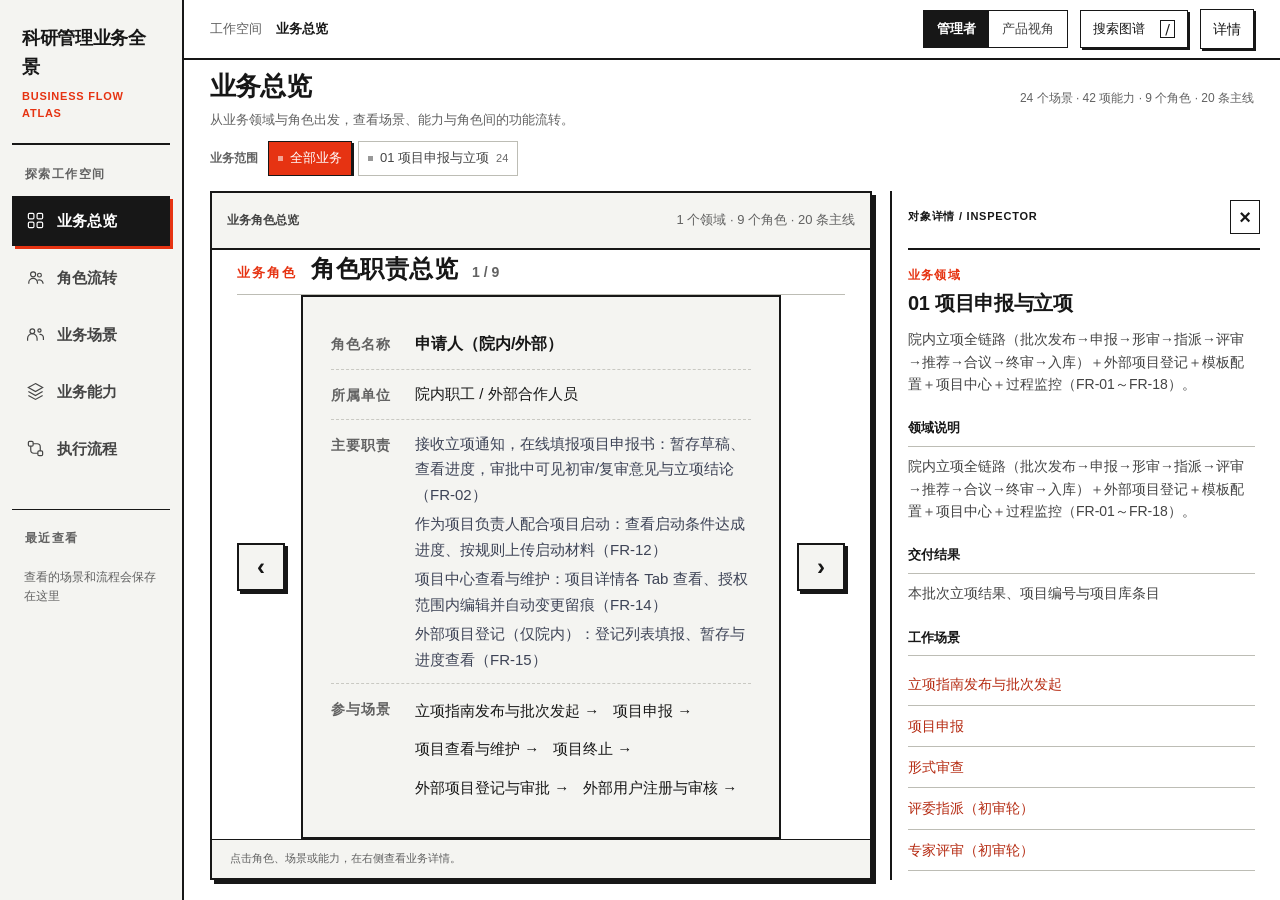
<file: index.html>
<!doctype html>
<html lang="zh-CN"><head><meta charset="utf-8"><meta name="viewport" content="width=device-width, initial-scale=1"><title>科研管理业务全景 · 业务流转图谱</title><link rel="stylesheet" href="./styles.css"><link rel="stylesheet" href="./workbench.css"></head>
<body><div class="app"><aside class="sidebar"><div class="brand">科研管理业务全景<small>BUSINESS FLOW ATLAS</small></div><div class="nav-section-label">探索工作空间</div><nav aria-label="主导航"><a class="navlink" data-nav="overview" href="#overview" aria-label="业务总览"><svg viewBox="0 0 24 24" aria-hidden="true"><rect x="3" y="3" width="7" height="7" rx="1.5"/><rect x="14" y="3" width="7" height="7" rx="1.5"/><rect x="3" y="14" width="7" height="7" rx="1.5"/><rect x="14" y="14" width="7" height="7" rx="1.5"/></svg><b>业务总览</b></a><a class="navlink" data-nav="roles" href="#roles" aria-label="角色流转"><svg viewBox="0 0 24 24" aria-hidden="true"><circle cx="9" cy="8" r="3.2"/><path d="M3.5 20v-1.5a5.5 5.5 0 0 1 11 0V20"/><circle cx="17" cy="9" r="2.4"/><path d="M14.5 15.5a4.8 4.8 0 0 1 7 3.5V20"/></svg><b>角色流转</b></a><a class="navlink" data-nav="scenarios" href="#scenarios" aria-label="业务场景"><svg viewBox="0 0 24 24" aria-hidden="true"><circle cx="8" cy="8" r="3"/><circle cx="17" cy="7" r="2"/><path d="M2 20v-3a6 6 0 0 1 12 0v3m3-8a4 4 0 0 1 5 4v3"/></svg><b>业务场景</b></a><a class="navlink" data-nav="capabilities" href="#capabilities" aria-label="业务能力"><svg viewBox="0 0 24 24" aria-hidden="true"><path d="m12 2 9 5-9 5-9-5 9-5zm-9 10 9 5 9-5M3 17l9 5 9-5"/></svg><b>业务能力</b></a><a class="navlink" data-nav="flows" href="#flows" aria-label="执行流程"><svg viewBox="0 0 24 24" aria-hidden="true"><rect x="3" y="3" width="6" height="6" rx="1.5"/><rect x="15" y="15" width="6" height="6" rx="1.5"/><path d="M9 6h5a4 4 0 0 1 4 4v5M6 9v5a4 4 0 0 0 4 4h5"/></svg><b>执行流程</b></a></nav><div id="recent-nav" class="recent-nav"></div></aside><main class="workspace"><header class="topbar"><div class="breadcrumb">工作空间 <strong id="crumb">业务总览</strong></div><div class="top-actions"><div class="view-switch" aria-label="阅读视角"><button id="manager" data-mode="manager">管理者</button><button id="product" data-mode="product">产品视角</button></div><button class="search-trigger" id="search-open" aria-label="搜索全部对象"><span>搜索图谱</span><kbd>/</kbd></button><button class="iconbtn" id="toggle-inspector" aria-label="切换详情面板">详情</button></div></header><section class="pagehead"><div><h1 id="title"></h1><p id="subtitle"></p></div><div class="headcount" id="headcount"></div></section><div id="scopebar" class="scopebar" aria-label="业务领域筛选"></div><div class="content" id="content"><section class="board" aria-label="业务全景工作区"><div id="toolbar" class="toolbar"></div><div id="canvas" class="board-body"></div><footer class="board-footer" id="footer"></footer></section><aside class="inspector" aria-label="选中对象详情"><div class="inspect-head"><span>对象详情 / INSPECTOR</span><button id="close-inspector" aria-label="关闭详情">×</button></div><div class="inspect-body" id="inspector" aria-live="polite"></div></aside></div></main></div>
<script src="./data.js"></script>
<script src="./scripts/prd_fields.js"></script>
<script src="./app.js"></script>
<!-- 评审标注工具：URL 加 ?annot=1 开启（并记住本浏览器），?annot=0 关闭；正常打开完全不受影响 -->
<script src="./scripts/annotate.js"></script>
<script>
(function () {
  try {
    var m = location.search.match(/[?&]annot=(\d)/)
    if (m) localStorage.setItem('zgci.annot.enabled', m[1] === '1' ? '1' : '0')
    if (localStorage.getItem('zgci.annot.enabled') === '1' && window.__zgciAnnot) {
      window.__zgciAnnot.init()
      window.__zgci = { exportAnnots: window.__zgciAnnot.exportAll, clearAnnots: window.__zgciAnnot.clearAll }
    }
  } catch (e) { /* localStorage 不可用时静默跳过 */ }
})()
</script>
</body></html>
</file>
<file: styles.css>
:root{--nav:#111d32;--ink:#1e293e;--muted:#738096;--line:#e5eaf1;--bg:#f3f5f9;--accent:#5260d8;--cyan:#148b96;--soft:#eef0ff}*{box-sizing:border-box}body{margin:0;color:var(--ink);font:15px/1.6 Inter,-apple-system,BlinkMacSystemFont,"Segoe UI","PingFang SC","Microsoft YaHei",sans-serif;background:var(--bg)}button,input,select{font:inherit}button{cursor:pointer;color:inherit}button,a,input,select{outline-offset:4px}button:focus-visible,a:focus-visible{outline:2px solid var(--accent)}button{border:0;background:none}a{color:var(--accent)}.app{height:100vh;height:100dvh;display:grid;grid-template-columns:190px minmax(0,1fr);overflow:hidden}.sidebar{background:var(--nav);color:#a9b5ca;padding:29px 15px 20px;display:flex;flex-direction:column}.brand{color:white;font-size:19px;font-weight:700;letter-spacing:.03em;padding:0 12px 30px}.brand small{display:block;font-size:11px;letter-spacing:.19em;color:#7f90ac;font-weight:500;margin-top:5px}.navlink{display:flex;gap:13px;align-items:center;width:100%;padding:13px 15px;color:inherit;text-decoration:none;border-radius:6px;margin-bottom:7px;font-weight:550}.navlink span{font-size:14px;font-family:monospace;opacity:.6}.navlink.active{background:#273553;color:white;box-shadow:inset 3px 0 #8890ff}.sidebar-foot{margin-top:auto;font-size:13px;line-height:1.9;padding:14px 12px;border-top:1px solid #2b374c}.online{display:inline-block;width:6px;height:6px;background:#6fc6bc;border-radius:50%;margin-right:7px}.workspace{min-width:0;min-height:0;overflow:hidden;display:grid;grid-template-rows:72px 82px minmax(0,1fr)}.topbar{display:flex;align-items:center;justify-content:space-between;padding:0 30px;background:white;border-bottom:1px solid var(--line);gap:15px}.breadcrumb{color:var(--muted);font-size:14px}.breadcrumb strong{font-weight:600;color:var(--ink);margin-left:10px}.view-switch{display:flex;background:#f0f2f7;padding:4px;border-radius:7px;gap:3px}.view-switch button{padding:7px 17px;border-radius:5px;font-size:14px}.view-switch .active{background:white;color:var(--accent);box-shadow:0 1px 5px #20304c15;font-weight:650}.top-actions{display:flex;align-items:center;gap:14px}.iconbtn{border:1px solid var(--line);background:white;border-radius:5px;padding:6px 10px;font-size:14px}.pagehead{display:flex;padding:18px 30px 12px;align-items:center;justify-content:space-between;gap:20px}.pagehead h1{font-size:23px;letter-spacing:-.5px;margin:0;font-weight:650}.pagehead p{color:var(--muted);font-size:14px;margin:2px 0 0}.headcount{color:var(--muted);font-size:13px;white-space:nowrap}.content{display:grid;grid-template-columns:minmax(0,1fr) var(--insp-w,370px);gap:18px;padding:8px 22px 22px 30px;min-height:0}.content.closed{grid-template-columns:minmax(0,1fr)}.content.closed .inspector{display:none}.board{background:white;border:1px solid var(--line);border-radius:9px;overflow:hidden;display:flex;flex-direction:column;min-height:0;min-width:0;box-shadow:0 3px 15px #16254103}.toolbar{padding:13px 18px;border-bottom:1px solid var(--line);display:flex;gap:12px;align-items:center;flex-wrap:wrap;min-height:57px}.toolbar select{max-width:100%;min-width:210px;border:1px solid #dce1eb;background:white;border-radius:5px;padding:7px 30px 7px 10px;color:var(--ink);font-size:14px}.toolbar label{color:var(--muted);font-size:13px}.tool-note{font-size:13px;color:var(--muted);margin-left:auto}.board-body{flex:1;min-height:0;overflow:auto;position:relative}.board-footer{border-top:1px solid var(--line);padding:10px 18px;display:flex;gap:20px;color:var(--muted);font-size:12px;align-items:center;min-height:39px}.legend{display:inline-flex;gap:7px;align-items:center}.legend i{width:13px;height:3px;background:var(--accent)}.legend .cyan{background:var(--cyan)}.legend .dashed{background:none;border-top:1px dashed #95a2b5}.inspector{position:relative;border-left:1px solid #dfe5ee;padding-left:18px;min-height:0;display:flex;flex-direction:column}.inspect-head{display:flex;align-items:center;justify-content:space-between;font-size:12px;color:var(--muted);letter-spacing:.07em;padding:9px 0 14px}.inspect-body{overflow:auto;min-height:0;padding-right:5px}.inspect-body h2{font-size:20px;line-height:1.45;overflow-wrap:anywhere;margin:4px 0 10px;letter-spacing:-.3px}.inspect-body h3{font-size:13px;color:var(--muted);font-weight:600;margin:23px 0 8px}.inspect-body p{font-size:14px;white-space:pre-wrap;overflow-wrap:anywhere;margin:0 0 10px}.inspect-body .code{font:13px/1.6 ui-monospace,SFMono-Regular,monospace;color:#52607b;overflow-wrap:anywhere}.eyebrow{font-size:12px;text-transform:uppercase;letter-spacing:.1em;color:var(--accent)}.smalltag{font-size:12px;background:#e9edf4;color:#64718a;border-radius:3px;padding:3px 6px;display:inline-block;margin:3px 4px 3px 0}.relation{display:block;text-align:left;width:100%;border-bottom:1px solid var(--line);padding:9px 0;font-size:14px;overflow-wrap:anywhere;color:var(--accent)}.relation small{display:block;color:var(--muted);font-size:12px}.fields{width:100%;border-collapse:collapse}.fields td{vertical-align:top;font-size:13px;padding:7px 4px;border-bottom:1px solid var(--line);overflow-wrap:anywhere}.fields td:first-child{font-family:monospace;width:47%;color:var(--cyan)}details{border-top:1px solid var(--line);padding:11px 0}summary{font-size:13px;cursor:pointer;color:#64718a}details p{margin-top:10px!important}.portfolio{padding:0 25px}.portfolio-header,.domain-row{display:grid;grid-template-columns:46px 1.1fr 1.5fr 1.1fr;gap:20px;align-items:start}.portfolio-header{color:var(--muted);font-size:12px;padding:16px 0;border-bottom:1px solid var(--line)}.domain-row{padding:23px 0;border-bottom:1px solid var(--line)}.domain-number{color:#bac3d3;font-size:24px;font-weight:350}.domain-title{font-size:17px;font-weight:650;margin-bottom:5px}.domain-summary{font-size:13px;color:var(--muted);line-height:1.75}.scenario-item{display:flex;width:100%;text-align:left;align-items:center;justify-content:space-between;padding:5px 0;font-size:14px}.scenario-item:hover{color:var(--accent)}.outcome{font-size:14px;color:#52607b;border-left:2px solid #d7ddf9;padding-left:12px;margin-top:6px}.introline{padding:17px 20px;background:#fafbfe;border-bottom:1px solid var(--line);font-size:14px;color:#52607b}.introline strong{color:var(--ink)}.matrix{width:100%;border-collapse:collapse;text-align:left}.matrix th{position:sticky;top:0;z-index:2;background:#fafbfe;font-size:12px;color:var(--muted);font-weight:500;border-bottom:1px solid var(--line);padding:13px 16px}.matrix td{padding:14px 16px;border-bottom:1px solid #edf0f6;vertical-align:top;font-size:14px}.matrix td:first-child{min-width:200px}.matrix tr:hover td{background:#f9faff}.matrix .celltitle{font-weight:600;display:block;text-align:left;padding:0;line-height:1.6}.matrix .sub{color:var(--muted);font-size:12px;margin-top:5px}.matrix .technical{font:12px/1.6 ui-monospace,monospace;color:var(--cyan);display:block;overflow-wrap:anywhere;text-align:left;padding:2px 0}.scenario-dot{width:26px;height:26px;border-radius:5px;background:#eef0ff;color:var(--accent);font-size:13px}.scenario-dot.empty{background:#f6f7fa;color:#c4cad4}.graph-wrap{height:100%;min-height:340px;overflow:hidden;background-color:#fcfdff;background-image:radial-gradient(#dfe4ef .6px,transparent .6px);background-size:18px 18px;position:relative;touch-action:none}.graph{width:100%;height:100%;display:block;cursor:grab;user-select:none}.graph:active{cursor:grabbing}.graph-tools{position:absolute;bottom:16px;left:16px;display:flex;background:white;border:1px solid var(--line);box-shadow:0 2px 8px #1e293e0a;border-radius:6px;z-index:3}.graph-tools button{padding:7px 12px;border-right:1px solid var(--line);font-size:14px}.graph-tools button:last-child{border:0}.graph-node{cursor:pointer;transition:opacity .13s}.graph-node rect{fill:white;stroke:#dce2ed;stroke-width:1}.graph-node .accentbar{fill:var(--accent);stroke:none}.graph-node.data .accentbar{fill:var(--cyan)}.graph-node text{fill:var(--ink);font-size:18px;font-weight:550;pointer-events:none}.graph-node .node-meta{font-size:14px;font-weight:400;fill:var(--muted)}.graph-node.data .node-title{font-size:18px;font-family:ui-monospace,monospace;fill:#17747e}.graph-node.selected rect,.graph-node:hover rect,.graph-node:focus rect{stroke:var(--accent);stroke-width:1.7}.graph-node.dim{opacity:.7}.graph-edge{fill:none;stroke:#b4bfd4;stroke-width:1.2;transition:opacity .13s}.graph-edge.write{stroke:var(--cyan)}.graph-edge.related{stroke-dasharray:5 4}.graph-edge.dim{opacity:.12}.graph-edge.hot{stroke-width:2;stroke:var(--accent)}.column-label{font-size:15px;fill:var(--muted);letter-spacing:1px}.searchbox{display:flex;align-items:center;gap:10px;padding:17px 20px;border-bottom:1px solid var(--line)}.searchbox input{width:100%;border:0;background:#f5f7fb;border-radius:5px;padding:12px;outline-color:var(--accent)}.search-result{display:block;text-align:left;width:100%;padding:16px 22px;border-bottom:1px solid var(--line)}.search-result strong{font-size:15px}.search-result small{display:block;font-size:13px;color:var(--muted);margin-top:4px}.empty-state{padding:40px;color:var(--muted);font-size:14px}.mobile-inspect{display:none}.selected-row td{background:#f0f2fe!important}@media(min-width:1650px){.content{grid-template-columns:minmax(0,1fr) var(--insp-w,410px)}.sidebar{padding-top:32px}.app{grid-template-columns:205px minmax(0,1fr)}}@media(max-width:1150px){.app{grid-template-columns:150px minmax(0,1fr)}.sidebar{padding:24px 8px}.brand{font-size:17px}.content{grid-template-columns:minmax(0,1fr) var(--insp-w,310px);padding:8px 15px 15px;gap:13px}.topbar,.pagehead{padding-left:20px;padding-right:20px}.portfolio{padding:0 16px}.domain-row,.portfolio-header{gap:12px;grid-template-columns:25px 1fr 1.2fr}.domain-row .outcome,.portfolio-header> :last-child{display:none}}@media(max-width:900px){.content{grid-template-columns:minmax(0,1fr)}.inspector{position:fixed;z-index:20;right:0;top:72px;bottom:0;width:350px;max-width:92vw;background:#f5f7fb;padding:15px 20px;box-shadow:-10px 0 40px #14213a21;display:none}.content.inspector-open .inspector{display:flex}.content.closed .inspector{display:none}.mobile-inspect{display:block}.breadcrumb{display:none}.topbar{justify-content:flex-end}.headcount{display:none}}@media(max-width:600px){.app{grid-template-columns:58px minmax(0,1fr)}.sidebar{padding:22px 5px}.brand{font-size:0;padding:0 0 23px;text-align:center}.brand:before{content:'科';font-size:20px}.brand small,.navlink b,.sidebar-foot{display:none}.navlink{padding:14px 10px;justify-content:center}.navlink span{font-size:15px;opacity:1}.topbar{padding:0 10px;gap:8px}.view-switch button{padding:7px 10px}.top-actions{gap:7px}.pagehead{padding:14px 14px}.pagehead h1{font-size:20px}.pagehead p{font-size:12px}.content{padding:0 9px 10px}.workspace{grid-template-rows:65px 76px minmax(0,1fr)}.toolbar{padding:10px}.toolbar select{min-width:0;width:100%}.toolbar label{display:none}.tool-note{display:none}.portfolio-header{display:none}.domain-row{grid-template-columns:22px 1fr;padding:18px 0}.domain-row>div:nth-child(3){grid-column:2}.domain-summary{display:none}.board-footer{font-size:11px;gap:10px;padding:8px 10px}.graph-tools{left:10px;bottom:10px}.matrix td,.matrix th{padding:10px}.inspector{top:65px}}@media(prefers-reduced-motion:reduce){*{transition:none!important;scroll-behavior:auto!important}}

/* Navigation and discovery workspace */
:root{--nav:#141b2d;--accent:#6264dc;--soft:#efefff;--bg:#f5f6fa}
.app{grid-template-columns:184px minmax(0,1fr)}.sidebar{padding:26px 12px 18px}.brand{font-size:18px;letter-spacing:-.02em;padding:0 12px 28px}.brand small{letter-spacing:.12em;font-size:11px;margin-top:6px}.navlink{position:relative;gap:12px;padding:12px 13px;border-radius:10px;font-size:15px;transition:background .18s,color .18s,transform .18s}.navlink:hover{background:#ffffff09;color:white;transform:translateX(2px)}.navlink.active{background:#ffffff0e;box-shadow:none;color:#fff}.navlink.active:after{content:'';position:absolute;right:12px;width:5px;height:5px;border-radius:50%;background:#a9a7ff}.navlink svg{width:19px;height:19px;stroke:currentColor;fill:none;stroke-width:1.5;flex-shrink:0}.navlink.active svg{color:#aaa7ff}.nav-section-label{padding:0 13px;margin-bottom:12px;font-size:12px;color:#6f7c95;letter-spacing:.12em}.recent-nav{margin-top:28px;border-top:1px solid #ffffff0d;padding-top:19px}.recent-nav .recent-item{color:#8f9bb3;font-size:13px;display:block;width:100%;padding:8px 12px;text-align:left;border-radius:7px;white-space:nowrap;overflow:hidden;text-overflow:ellipsis}.recent-item:hover{background:#ffffff08;color:#e2e5f5}.recent-nav .recent-empty{font-size:12px;color:#6d7a93;padding:8px 12px}.sidebar-foot{font-size:12px;border-color:#ffffff0c;color:#72809a}.workspace{grid-template-rows:60px 73px 51px minmax(0,1fr)}.topbar{padding:0 26px}.breadcrumb{font-size:13px}.top-actions{gap:12px}.view-switch{padding:3px;border-radius:9px;background:#f1f2f7;position:relative}.view-switch button{padding:6px 13px;font-size:13px;transition:background .18s,box-shadow .18s}.view-switch .active{color:#4a4bbb;box-shadow:0 2px 7px #1e224510}.search-trigger{display:flex;gap:15px;align-items:center;background:#f7f8fb;border:1px solid #ebeef4;border-radius:8px;padding:6px 10px;color:#6c7890;font-size:13px}.search-trigger kbd{font:14px system-ui;color:#9aa2b4}.pagehead{padding:12px 26px 8px}.pagehead h1{font-size:22px}.pagehead p{font-size:13px;margin-top:3px}.headcount{font-size:12px}.scopebar{display:flex;align-items:center;gap:10px;padding:0 26px;min-width:0;overflow:hidden}.scope-caption{color:#8c95a7;font-size:12px;white-space:nowrap}.scope-options{display:flex;align-items:center;gap:6px;overflow:auto;scrollbar-width:none;min-width:0}.scope-options::-webkit-scrollbar{display:none}.scope-chip{display:flex;align-items:center;gap:7px;white-space:nowrap;flex-shrink:0;font-size:13px;padding:7px 10px;border-radius:8px;color:#7d879b;border:1px solid transparent;transition:all .15s}.scope-chip:hover{background:#eceef5;color:#344057}.scope-chip.active{background:white;color:#4d4ebd;border-color:#e5e5f4;box-shadow:0 2px 4px #29234b03}.scope-chip .chip-dot{width:5px;height:5px;border-radius:50%;background:currentColor;opacity:.55}.scope-chip small{font-size:11px;color:#a0a7ba}.content{padding:7px 20px 20px 26px;gap:18px}.board{border-radius:12px;border-color:#e5e9f0;box-shadow:0 4px 16px #19254003}.toolbar{padding:10px 15px;gap:10px;min-height:57px}.toolbar label{font-size:12px;color:#9aa3b4}.picker-trigger{display:flex;align-items:center;gap:12px;min-width:230px;max-width:min(540px,100%);padding:8px 11px;border:1px solid #e4e7f0;background:#fff;border-radius:9px;text-align:left;font-size:14px;transition:border-color .15s,box-shadow .15s}.picker-trigger:hover{border-color:#b7b8e8;box-shadow:0 0 0 3px #6264dc07}.picker-trigger[aria-expanded=true]{border-color:#9390dc;box-shadow:0 0 0 3px #6264dc0c}.picker-trigger .trigger-icon{color:#9b9eb5;font-size:15px}.picker-trigger .trigger-title{overflow:hidden;text-overflow:ellipsis;white-space:nowrap;flex:1}.picker-trigger .trigger-meta{font-size:11px;color:#a1a8b8;white-space:nowrap}.picker-trigger .trigger-chevron{color:#9a9fb5;font-size:14px}.filter-count{margin-left:auto;font-size:12px;color:#9aa3b4}.inspector{border-left-color:#e5e8f0}.inspect-head{font-size:11px}.board-footer{font-size:11px}.empty-state button{margin-top:15px;color:var(--accent);display:block}.mode-context{padding:3px 7px;border-radius:5px;background:#f1f0ff;color:#7270b8;font-size:12px;margin-right:9px}
.command-dialog{width:800px;max-width:calc(100vw - 28px);padding:0;border:1px solid #e6e8f2;border-radius:17px;box-shadow:0 32px 110px #111c3340;color:var(--ink);background:#fff;overflow:hidden}.command-dialog::backdrop{background:#111a324d;backdrop-filter:blur(5px)}.command-head{display:flex;align-items:center;gap:13px;padding:18px 20px;border-bottom:1px solid #edf0f5}.command-head svg{width:19px;height:19px;stroke:#a0a4ba;fill:none;stroke-width:1.6;flex-shrink:0}.command-head input{padding:0;border:0;outline:none;width:100%;font:18px system-ui;background:transparent;color:#24314a;min-width:0}.command-head input::placeholder{color:#a0a7b8}.command-head .command-close{color:#9ca4b5;border:1px solid #e9ebf1;padding:3px 6px;border-radius:5px;font-size:11px}.command-body{display:grid;grid-template-columns:160px minmax(0,1fr);height:432px;max-height:calc(100dvh - 230px)}.command-facets{padding:18px 10px;background:#fafbfe;border-right:1px solid #edf0f6;overflow:auto}.facet-label{font-size:11px;color:#a1a8b7;padding:0 10px 9px;letter-spacing:.08em}.facet-button{display:flex;align-items:center;justify-content:space-between;gap:7px;width:100%;text-align:left;padding:9px 10px;margin:2px 0;border-radius:7px;font-size:13px;color:#7d879c}.facet-button small{font-size:11px;color:#a3aabd}.facet-button:hover{background:#f0f1f8}.facet-button.active{background:#eeedfb;color:#605bb7}.command-results{overflow:auto;padding:9px;scrollbar-width:thin}.command-section{font-size:11px;color:#9da5b6;padding:10px 10px 6px;letter-spacing:.07em}.command-option{display:flex;align-items:center;gap:13px;width:100%;text-align:left;padding:11px 12px;border-radius:9px;margin:2px 0;position:relative}.command-option.active{background:#f1f1fc}.option-mark{width:29px;height:29px;display:grid;place-items:center;background:#f0f2f7;color:#a0a6b8;border-radius:8px;font-size:14px;flex-shrink:0}.command-option.active .option-mark{background:#e5e3fa;color:#7772c6}.option-copy{min-width:0;flex:1}.option-title{font-size:14px;line-height:1.6;color:#37435b}.option-sub{font-size:12px;color:#9aa3b5;margin-top:3px;line-height:1.6;display:-webkit-box;-webkit-line-clamp:2;-webkit-box-orient:vertical;overflow:hidden;overflow-wrap:anywhere}.option-accept{font-size:12px;color:#b4b8ca;flex-shrink:0}.command-option.active .option-accept{color:#8782ba}.command-footer{display:flex;align-items:center;justify-content:space-between;gap:12px;border-top:1px solid #edf0f6;padding:11px 18px;color:#9ca5b7;font-size:11px;background:#fdfdff}.command-footer .keys{display:flex;gap:12px}.command-footer kbd{font:13px system-ui;border:1px solid #e8ebf2;border-radius:3px;padding:1px 4px;margin-right:3px;background:#fff}.picker-empty{padding:48px 20px;text-align:center}.picker-empty strong{font-size:15px;font-weight:550;display:block;color:#657087}.picker-empty p{font-size:13px;color:#a0a7b8;margin-top:8px}.picker-empty button{margin:9px 4px;padding:6px 10px;border:1px solid #e4e7f1;border-radius:6px;color:#7771b5;font-size:12px}.scope-note{display:flex;align-items:center;gap:6px;font-size:12px;color:#9da5b7}.scope-note b{font-weight:500;color:#7b7b9e}
@media(max-width:1150px){.app{grid-template-columns:160px minmax(0,1fr)}.scopebar{padding:0 20px}.scope-chip{padding:6px 8px}.picker-trigger{min-width:180px}.search-trigger kbd{display:none}.content{padding-left:20px}}
@media(max-width:600px){.app{grid-template-columns:54px minmax(0,1fr)}.sidebar{padding:19px 5px}.brand{padding:0 0 22px}.nav-section-label,.recent-nav,.sidebar-foot{display:none}.navlink{padding:13px 10px;gap:0}.navlink.active:after{right:3px;width:3px;height:3px}.navlink svg{width:18px;height:18px}.workspace{grid-template-rows:58px 69px 43px minmax(0,1fr)}.topbar{padding:0 10px}.top-actions{gap:6px}.view-switch button{padding:6px 8px;font-size:12px}.search-trigger{padding:6px 8px;font-size:0;gap:0}.search-trigger:before{content:'⌕';font-size:19px;line-height:1}.search-trigger kbd{display:none}.iconbtn{font-size:12px;padding:5px 7px}.pagehead{padding:10px 13px}.pagehead h1{font-size:19px}.pagehead p{font-size:11px}.scopebar{padding:0 11px;gap:6px}.scope-caption{display:none}.scope-chip{font-size:12px;padding:6px 8px}.scope-chip small{display:none}.content{padding:5px 8px 10px}.toolbar{gap:6px;padding:8px}.picker-trigger{min-width:0;width:100%;max-width:none;font-size:13px}.trigger-meta{display:none}.filter-count{display:none}.command-dialog{max-width:calc(100vw - 18px);border-radius:13px}.command-head{padding:15px 13px;gap:9px}.command-head input{font-size:14px}.command-body{grid-template-columns:112px minmax(0,1fr);height:440px;max-height:calc(100dvh - 190px)}.command-facets{padding:13px 5px}.facet-button{font-size:12px;padding:8px 7px}.facet-label{font-size:10px;padding:0 7px 7px}.command-results{padding:5px}.command-option{padding:10px 8px;gap:8px}.option-mark{width:22px;height:25px;font-size:12px}.option-title{font-size:13px}.option-sub{font-size:11px}.option-accept{display:none}.command-footer{padding:10px 12px;font-size:10px}.command-footer .keys{gap:5px}.command-footer .keys span:last-child{display:none}}


.command-head input{font-size:16px;color:#34435d}.command-head input::placeholder{color:#737f96}.option-title{font-size:16px;color:#30405c}.option-sub{font-size:13px;color:#758097}.command-section{color:#69768e;font-size:12px}.facet-button{color:#65718a}.command-footer{color:#758097}.scope-note{color:#77849d}.scope-chip{color:#66738a}.recent-nav .recent-item{color:#a3b0c7}.recent-nav .recent-empty,.nav-section-label{color:#8c9ab4}@media(max-width:600px){.option-title{font-size:14px}.option-sub{font-size:12px}.command-head input{font-size:14px}}

/* ===== 流程图扩展（业务图谱新增，配色对齐 workbench 风格） ===== */
.graph-edge.flowback{stroke-dasharray:5 4;stroke:#b52b12}
.edge-label{font-size:11px;fill:#171717;font-weight:600;paint-order:stroke;stroke:#f8f8f5;stroke-width:2.5px;pointer-events:none}
.legend i{background:#71716a}
.legend .cyan{background:#171717}
.legend .dashed{border-top:1px dashed #b52b12;background:none}

/* /* ===== 业务角色轮播（总览页·左右切换；卡片内逐行 字段名左·内容右） ===== */
.role-carousel{padding:22px 0 6px;border-bottom:1px solid var(--line)}
.carousel-title{display:flex;align-items:baseline;gap:14px}
.carousel-eyebrow{font-size:13px;font-weight:700;letter-spacing:2px;color:var(--accent)}
.carousel-title h2{font-size:24px;font-weight:800;margin:0;letter-spacing:.5px}
.carousel-count{font-size:14px;font-weight:700;color:var(--muted);font-variant-numeric:tabular-nums}
.carousel-view{display:flex;align-items:stretch;gap:16px}
.carousel-btn{flex:0 0 48px;align-self:center;width:48px;height:48px;border:2px solid var(--ink);background:#f4f4f1;font-size:24px;font-weight:800;line-height:1;color:var(--ink);cursor:pointer;box-shadow:3px 3px 0 var(--ink);transition:transform .12s,box-shadow .12s}
.carousel-btn:hover{transform:translate(-1px,-1px);box-shadow:4px 4px 0 var(--ink);color:var(--accent)}
.carousel-btn:active{transform:translate(2px,2px);box-shadow:1px 1px 0 var(--ink)}
.carousel-track{display:flex;flex:1;min-width:0;overflow:hidden}
.carousel-slide{display:none}
.carousel-slide.active{display:block}
.carousel-slide{flex:0 0 100%;border:2px solid var(--ink);background:#f4f4f1;box-shadow:4px 4px 0 var(--ink);padding:22px 28px}
.role-row{display:grid;grid-template-columns:max-content 1fr;gap:0 24px;align-items:start;padding:11px 0}
.role-row+.role-row{border-top:1px dashed #c9c9c3}
.carousel-slide .domain-title{font-size:16px;font-weight:700;margin:0;padding:0}
.carousel-slide .domain-summary{margin:4px 0 0}
.role-label{font-size:14px;font-weight:700;letter-spacing:1px;color:var(--muted);padding-top:3px;white-space:nowrap}
.role-value{font-size:15px;line-height:1.75;min-width:0}
.carousel-duty{display:grid;gap:4px}
.duty-line{margin:0;font-size:15px;line-height:1.7;color:#3d4356}
.carousel-scenes{display:flex;flex-wrap:wrap;gap:6px 14px}
.carousel-scenes .scenario-item{width:auto;flex:0 1 auto;padding:3px 0;font-size:15px}
.carousel-dots{display:flex;justify-content:center;gap:8px;padding:10px 0 16px}
.carousel-dot{width:10px;height:10px;border:2px solid var(--ink);border-radius:50%;background:#f4f4f1;cursor:pointer;padding:0}
.carousel-dot.active{background:var(--accent);border-color:var(--accent)}

/* ===== 能力详情·字段说明（PRD 字段清单） ===== */

#inspector .field-empty{margin:6px 0 0;padding:8px 10px;font-size:14px;color:#5d6070;background:#f4f4f1;border:1px dashed #d8d8d0}

#inspector .field-grid{margin:10px 0 0;border:1px solid var(--line)}
#inspector .field-head,#inspector .field-line{display:grid;grid-template-columns:130px 110px 1fr;gap:0 12px;align-items:baseline;padding:6px 10px}
#inspector .field-head{background:#f4f4f1;font-weight:700;font-size:14px;color:#171717;border-bottom:1px solid var(--line)}
#inspector .field-line{border-bottom:1px dashed var(--line);font-size:14px}
#inspector .field-line:last-child{border-bottom:none}
#inspector .field-name{font-weight:600;color:#171717}
#inspector .field-type{color:#5d6070;font-size:13px}
#inspector .field-desc{color:#3d4356;line-height:1.5}

#insp-drag{position:absolute;left:-8px;top:0;bottom:0;width:16px;cursor:col-resize;touch-action:none;z-index:15}
#insp-drag::after{content:"";position:absolute;left:7px;top:0;bottom:0;width:2px;background:transparent;transition:background .12s,width .12s}
#insp-drag:hover::after,#insp-drag.dragging::after{background:#4285f4;width:4px;left:6px}
body.insp-resizing{cursor:col-resize}
body.insp-resizing *{cursor:col-resize!important;user-select:none}
@media(max-width:900px){#insp-drag{display:none}}
</file>
<file: workbench.css>
/* Atlas presentation: reviewed evidence, routes and selection IDs stay intact. */
:root{--nav:#171717;--ink:#171717;--muted:#626262;--line:#bdbdb5;--bg:#fff;--accent:#e63312;--cyan:#444;--soft:#fff0eb}
body{font-family:-apple-system,BlinkMacSystemFont,"PingFang SC","Microsoft YaHei",sans-serif;background:#fff}
.sidebar{background:#f4f4f1;color:#171717;border-right:2px solid #171717;padding:24px 12px 18px}
.brand{color:#171717;font-weight:900;border-bottom:2px solid #171717;padding:0 10px 20px;margin-bottom:20px}.brand small{color:#e63312;letter-spacing:.07em;font-weight:600}
.nav-section-label{color:#626262;font-weight:700}.navlink{border:1px solid transparent;border-radius:0;color:#444;transition:background .12s,color .12s;transform:none!important}
.navlink:hover{background:#fff;color:#171717;border-color:#171717}.navlink.active{background:#171717;color:#fff;border-color:#171717;box-shadow:3px 3px 0 #e63312}.navlink.active svg{color:white}.navlink.active:after{display:none}
.recent-nav{border-top:1px solid #171717}.recent-nav .recent-item{border-radius:0;color:#444;border-bottom:1px solid #d5d5cf}.recent-item:hover{background:#fff0eb;color:#b82b10}.recent-nav .recent-empty,.sidebar-foot{color:#626262}.sidebar-foot{border-color:#171717}.online{background:#e63312;border-radius:0}
.topbar{border-bottom:2px solid #171717;background:#fff}.breadcrumb{color:#626262}.breadcrumb strong{color:#171717;font-weight:800}
.view-switch{border:1px solid #171717;border-radius:0;background:white;padding:0;gap:0}.view-switch button{border-radius:0;padding:8px 13px;color:#444}.view-switch .active{background:#171717;color:#fff;box-shadow:none;font-weight:700}.view-switch button:hover:not(.active){background:#fff0eb}
.search-trigger,.iconbtn{border:1px solid #171717;border-radius:0;color:#171717;background:#fff;padding:8px 12px;box-shadow:2px 2px 0 #171717}.search-trigger:hover,.iconbtn:hover{background:#fff0eb}.search-trigger kbd{border:1px solid #171717;padding:0 4px;color:#171717}
.pagehead h1{font-weight:900;font-size:26px;color:#171717;letter-spacing:-.03em}.pagehead p,.headcount{color:#626262}.scope-caption{color:#626262;font-weight:700}.scope-chip{border:1px solid #bdbdb5;border-radius:0;color:#444;background:#fff;padding:6px 9px}.scope-chip:hover{background:#fff0eb;border-color:#171717;color:#171717}.scope-chip.active{background:#e63312;color:#fff;border-color:#171717;box-shadow:2px 2px 0 #171717}.scope-chip small{color:inherit;opacity:.8}.scope-chip .chip-dot{border-radius:0}
.board{border:2px solid #171717;border-radius:0;box-shadow:4px 4px 0 #171717}.toolbar{border-bottom:2px solid #171717;background:#f4f4f1}.toolbar label{font-weight:700;color:#444}.toolbar select,.picker-trigger{border:1px solid #171717;border-radius:0;background:#fff;color:#171717;box-shadow:2px 2px 0 #171717}.picker-trigger:hover{border-color:#e63312;background:#fff0eb}.tool-note{color:#626262}.board-footer{border-top:1px solid #171717;background:#f4f4f1;color:#626262}
.inspector{background:#fff;border-left:2px solid #171717;padding-left:16px}.inspect-head{color:#171717;font-weight:800;border-bottom:2px solid #171717;margin-bottom:16px}.inspect-head button{border:1px solid #171717;padding:0 8px;font-size:20px}.inspect-body h2{font-weight:900;color:#171717}.inspect-body h3{color:#171717;border-bottom:1px solid #bdbdb5;padding-bottom:7px;font-weight:800}.inspect-body p,.inspect-body .code{color:#444}.eyebrow{color:#e63312;font-weight:700}.smalltag{border:1px solid #171717;border-radius:0;background:#f4f4f1;color:#171717}.relation{color:#b52b12}.relation:hover{background:#fff0eb}.fields td:first-child{color:#171717;font-weight:600}.branch-detail{border:1px solid #171717!important;border-radius:0!important;background:#f4f4f1!important}summary{color:#171717;font-weight:700}
.portfolio-header{background:#171717;color:#fff;padding-inline:12px}.domain-row{border-bottom:1px solid #171717;padding-inline:12px}.domain-number{color:#e63312;font-weight:800}.domain-title{color:#171717;font-weight:800}.domain-summary{color:#626262}.outcome{border-left:3px solid #e63312;color:#444}.scenario-item:hover{background:#fff0eb;color:#b52b12}.introline{background:#f4f4f1;color:#444;border-bottom:1px solid #171717}
.matrix th{background:#171717;color:#fff;font-weight:700}.matrix td{border-color:#bdbdb5}.matrix tr:nth-child(even) td{background:#f4f4f1}.matrix tr:hover td,.selected-row td{background:#fff0eb!important}.matrix .technical{color:#444}.scenario-dot{border:1px solid #171717;border-radius:0;background:#fff0eb;color:#b52b12}.scenario-dot.empty{background:#fff;color:#888}
.graph-wrap{background-color:#f8f8f5;background-image:linear-gradient(#17171709 1px,transparent 1px),linear-gradient(90deg,#17171709 1px,transparent 1px);background-size:24px 24px}
.graph-tools{border:2px solid #171717;border-radius:0;box-shadow:3px 3px 0 #171717}.graph-tools button{border-color:#171717;font-weight:700;min-width:38px}.graph-tools button:hover{background:#e63312;color:white}
.graph-node rect{rx:0;fill:#fff;stroke:#171717;stroke-width:2}.graph-node .accentbar{fill:#e63312;stroke:none}.graph-node.data .accentbar{fill:#171717}.graph-node text,.graph-node.data .node-title{fill:#171717;font-weight:700}.graph-node .node-meta{fill:#626262;font-weight:400}.graph-node.selected rect,.graph-node:hover rect,.graph-node:focus rect{stroke:#e63312;stroke-width:3}.graph-node.selected>rect:first-child{fill:#fff0eb}.graph-edge{stroke:#71716a;stroke-width:1.5}.graph-edge.write{stroke:#171717;stroke-width:2}.graph-edge.hot{stroke:#e63312;stroke-width:2.5}.graph-edge.dim{opacity:.2}.column-label{fill:#171717;font-weight:800}
.command-dialog{border:3px solid #171717;border-radius:0;box-shadow:7px 7px 0 #171717;background:#fff;color:#171717}.command-dialog::backdrop{background:#0006}.command-head{border-bottom:2px solid #171717!important;background:#fff!important}.command-head input{color:#171717}.command-head input::placeholder{color:#626262}.command-head kbd{border-radius:0;border:1px solid #171717}.command-body{background:#fff}.command-facets{background:#f4f4f1!important;border-right:1px solid #171717!important}.facet-label{color:#626262}.facet-button{border-radius:0!important;color:#444!important}.facet-button.active{background:#171717!important;color:#fff!important}.facet-button:hover:not(.active){background:#fff0eb!important}.command-option{border-radius:0!important;border-bottom:1px solid #d5d5cf!important}.command-option.active{background:#fff0eb;border-left:3px solid #e63312}.option-title{color:#171717;font-weight:700}.option-sub{color:#626262}.option-mark{color:#e63312}.command-footer{border-top:1px solid #171717!important;background:#f4f4f1!important;color:#444!important}
.searchbox input{border:2px solid #171717;border-radius:0;background:#fff}.search-result{border-bottom:1px solid #bdbdb5}.search-result:hover{background:#fff0eb}.search-result strong{color:#171717}.search-result small{color:#626262}
button:active:not(.scope-chip):not(.facet-button){translate:1px 1px}button:focus-visible,a:focus-visible,input:focus-visible{outline:2px solid #e63312;outline-offset:3px}
@media(max-width:900px){.inspector{background:#fff;box-shadow:-5px 0 0 #171717;border-top:2px solid #171717}.pagehead h1{font-size:23px}}
@media(max-width:600px){.top-actions{gap:6px}.search-trigger,.iconbtn{padding:7px}.view-switch button{padding:7px 9px}.brand{padding:0 0 16px}.sidebar{padding-inline:5px}.navlink{padding-inline:8px}.pagehead h1{font-size:20px}}
@media(prefers-reduced-motion:reduce){*,*::before,*::after{animation:none!important;transition:none!important;scroll-behavior:auto!important}}
.command-dialog::backdrop{backdrop-filter:none}.command-head .command-close{border:1px solid #171717;border-radius:0;color:#171717}.command-head svg{stroke:#171717}.option-mark{border:1px solid #171717;border-radius:0;background:#fff;color:#171717}.command-option.active .option-mark{background:#e63312;color:#fff}.facet-button small{color:inherit}.facet-label,.command-group-label{color:#626262}.command-option.active .option-title{color:#171717}
/* Match the host workbench's restrained pointer feedback. */
@media(hover:hover) and (pointer:fine){
 .sidebar .navlink,.scope-chip,.picker-trigger,.graph-tools button,.command-option,.search-result,.relation,.scenario-item{transition:background-color .16s ease,color .16s ease,box-shadow .16s ease,border-color .16s ease}
 .sidebar .navlink:hover:not(.active){box-shadow:2px 2px 0 #171717}
 .scope-chip:hover:not(.active),.picker-trigger:hover,.graph-tools button:hover{box-shadow:2px 2px 0 #171717}
 .search-result:hover,.command-option:hover,.relation:hover,.scenario-item:hover{background:#fff0eb;color:#b52b12}
}
@media(prefers-reduced-motion:reduce){.sidebar .navlink,.scope-chip,.picker-trigger,.graph-tools button,.command-option,.search-result,.relation,.scenario-item{transition:none!important}}
</file>
